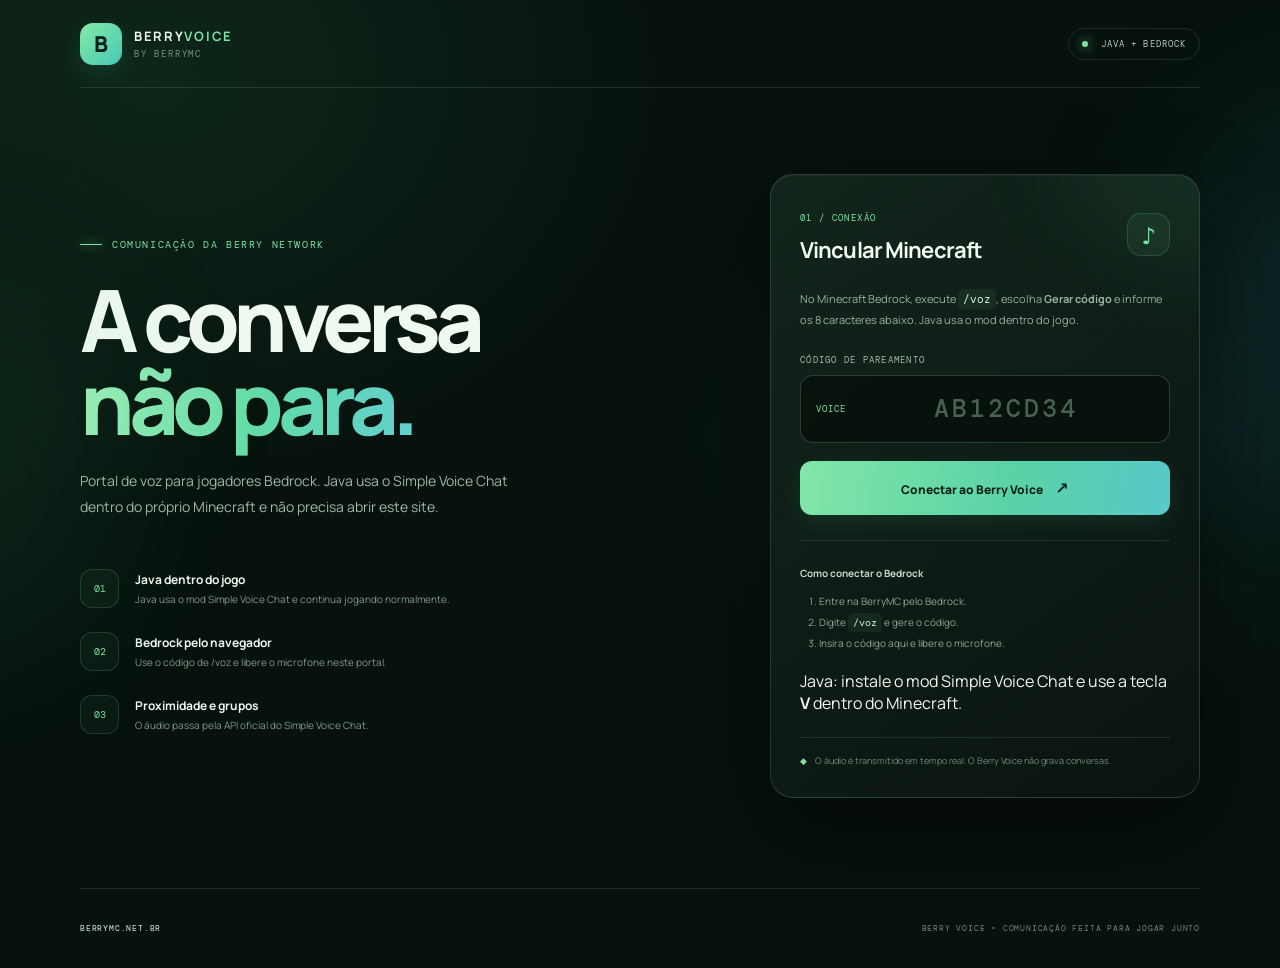
<file: index.html>
<!doctype html>
<html lang="pt-BR">
<head>
  <meta charset="utf-8">
  <meta name="viewport" content="width=device-width,initial-scale=1">
  <meta name="theme-color" content="#07110d">
  <meta name="description" content="Berry Voice — voz própria da comunidade BerryMC.">
  <title>Berry Voice • BerryMC</title>
  <link rel="preconnect" href="https://fonts.googleapis.com">
  <link rel="preconnect" href="https://fonts.gstatic.com" crossorigin>
  <link href="https://fonts.googleapis.com/css2?family=DM+Mono:wght@400;500&family=Manrope:wght@400;500;600;700;800&display=swap" rel="stylesheet">
  <link rel="stylesheet" href="styles.css?v=2.1.2">
  <script src="config.js"></script>
  <script src="app.js" defer></script>
</head>
<body>
  <div class="glow glow-a"></div><div class="glow glow-b"></div>
  <header class="topbar">
    <a class="brand" href="/"><span class="brand-icon">B</span><span><strong>BERRY<span>VOICE</span></strong><small>BY BERRYMC</small></span></a>
    <div class="top-status"><i></i> JAVA + BEDROCK</div>
  </header>
  <main class="layout">
    <section class="intro">
      <div class="eyebrow"><span></span> COMUNICAÇÃO DA BERRY NETWORK</div>
      <h1>A conversa<br><em>não para.</em></h1>
      <p>Portal de voz para jogadores Bedrock. Java usa o Simple Voice Chat dentro do próprio Minecraft e não precisa abrir este site.</p>
      <div class="features">
        <div><b>01</b><span><strong>Java dentro do jogo</strong><small>Java usa o mod Simple Voice Chat e continua jogando normalmente.</small></span></div>
        <div><b>02</b><span><strong>Bedrock pelo navegador</strong><small>Use o código de /voz e libere o microfone neste portal.</small></span></div>
        <div><b>03</b><span><strong>Proximidade e grupos</strong><small>O áudio passa pela API oficial do Simple Voice Chat.</small></span></div>
      </div>
    </section>
    <section class="panel" aria-live="polite">
      <div class="panel-head"><div><span class="step">01 / CONEXÃO</span><h2 id="panel-title">Vincular Minecraft</h2></div><div class="mic-badge">♪</div></div>
      <div id="pair-view">
        <p class="hint">No Minecraft Bedrock, execute <code>/voz</code>, escolha <b>Gerar código</b> e informe os 8 caracteres abaixo. Java usa o mod dentro do jogo.</p>
        <form id="pair-form">
          <label for="pair-code">CÓDIGO DE PAREAMENTO</label>
          <div class="codebox"><span>VOICE</span><input id="pair-code" maxlength="12" minlength="8" autocomplete="one-time-code" autocapitalize="characters" spellcheck="false" placeholder="AB12CD34" required></div>
          <div class="error" id="pair-error"></div>
          <button class="primary" id="connect-btn" type="submit">Conectar ao Berry Voice <span>↗</span></button>
        </form>
        <div class="howto"><b>Como conectar o Bedrock</b><ol><li>Entre na BerryMC pelo Bedrock.</li><li>Digite <code>/voz</code> e gere o código.</li><li>Insira o código aqui e libere o microfone.</li></ol><p>Java: instale o mod Simple Voice Chat e use a tecla <b>V</b> dentro do Minecraft.</p></div>
      </div>
      <div id="voice-view" hidden>
        <div class="connected"><i></i><div><strong id="player-name">Conectado</strong><small>SESSÃO BERRY VOICE ATIVA</small></div></div>
        <div class="room-block"><label for="room-select">SALA DE VOZ</label><select id="room-select"><option value="global">Proximidade</option></select><small>No canal Proximidade, o áudio é enviado para jogadores próximos no mesmo mundo.</small></div>
        <div class="controls"><button class="control" id="mute-btn" type="button">Mutar microfone</button><button class="control" id="deafen-btn" type="button">Silenciar áudio</button></div>
        <button class="disconnect" id="disconnect-btn" type="button">Desconectar</button>
        <p class="voice-note" id="voice-status">Preparando microfone…</p>
      </div>
      <div class="privacy"><span>◆</span> O áudio é transmitido em tempo real. O Berry Voice não grava conversas.</div>
    </section>
  </main>
  <footer><a href="https://berrymc.net.br">BERRYMC.NET.BR</a><span>BERRY VOICE • COMUNICAÇÃO FEITA PARA JOGAR JUNTO</span></footer>
</body>
</html>
</file>
<file: styles.css>
:root{color-scheme:dark;--bg:#07110d;--panel:#101d17;--line:rgba(190,230,203,.13);--text:#eff8f1;--muted:#9bb0a1;--green:#7be4a5;--mint:#55d4ac;--blue:#5accc9;--mono:'DM Mono',monospace;--sans:'Manrope',system-ui,sans-serif}*{box-sizing:border-box}body{margin:0;min-height:100vh;background:radial-gradient(ellipse at 12% 8%,rgba(45,151,91,.16),transparent 34%),radial-gradient(ellipse at 92% 45%,rgba(41,143,150,.11),transparent 35%),var(--bg);color:var(--text);font-family:var(--sans);overflow-x:hidden}body:before{content:"";position:fixed;inset:0;pointer-events:none;opacity:.15;background-image:linear-gradient(rgba(255,255,255,.025) 1px,transparent 1px),linear-gradient(90deg,rgba(255,255,255,.025) 1px,transparent 1px);background-size:58px 58px;mask-image:linear-gradient(#000,transparent 88%)}.glow{position:fixed;width:340px;height:340px;border-radius:50%;filter:blur(100px);opacity:.12;pointer-events:none}.glow-a{background:#32cc78;left:-230px;top:300px}.glow-b{background:#20a8ba;right:-240px;top:100px}.topbar,main,footer{width:min(1120px,calc(100% - 56px));margin:auto}.topbar{height:88px;display:flex;align-items:center;justify-content:space-between;border-bottom:1px solid var(--line)}.brand{display:flex;align-items:center;gap:12px;color:inherit;text-decoration:none}.brand-icon{width:42px;height:42px;border-radius:13px;background:linear-gradient(135deg,#85e9a5,#45c9b6);display:grid;place-items:center;color:#082017;font-weight:900;font-size:22px;box-shadow:0 8px 25px #46d59b22}.brand strong{display:block;font-size:13px;letter-spacing:.13em}.brand strong span{color:var(--green)}.brand small{display:block;color:#769080;font:9px var(--mono);letter-spacing:.2em;margin-top:3px}.top-status{border:1px solid var(--line);border-radius:30px;padding:9px 13px;color:#b7cabe;font:9px var(--mono);letter-spacing:.12em}.top-status i,.connected i{display:inline-block;width:6px;height:6px;border-radius:50%;background:var(--green);box-shadow:0 0 12px var(--green);margin-right:7px}.layout{display:grid;grid-template-columns:1fr 430px;gap:clamp(50px,8vw,120px);align-items:center;padding:86px 0 90px;min-height:660px}.intro{max-width:580px}.eyebrow{font:10px var(--mono);letter-spacing:.16em;color:var(--green);display:flex;align-items:center;gap:10px}.eyebrow span{width:22px;height:1px;background:var(--green);box-shadow:0 0 10px var(--green)}h1{font-size:clamp(58px,7vw,86px);line-height:.97;letter-spacing:-.075em;margin:27px 0 23px;font-weight:800}h1 em{font-style:normal;color:transparent;background:linear-gradient(100deg,#a2efb8,#62dba8 55%,#62cfd0);background-clip:text}.intro>p{max-width:455px;color:#a2b6a8;font-size:14px;line-height:1.9}.features{display:grid;gap:24px;margin-top:48px}.features>div{display:flex;align-items:center;gap:16px}.features b{font:10px var(--mono);color:var(--green);border:1px solid #7be4a52c;width:39px;height:39px;border-radius:12px;display:grid;place-items:center;background:#7be4a50b}.features span{display:grid;gap:4px}.features strong{font-size:12px}.features small{font-size:10px;color:#83998b}.panel{background:linear-gradient(145deg,rgba(20,38,29,.97),rgba(10,20,15,.98));border:1px solid rgba(186,226,198,.17);border-radius:23px;padding:29px;box-shadow:0 30px 90px #0006,inset 0 1px #ffffff08;position:relative;overflow:hidden}.panel:before{content:"";position:absolute;right:-130px;top:-150px;width:260px;height:260px;border-radius:50%;background:#4bd38f13;filter:blur(45px);pointer-events:none}.panel-head{display:flex;align-items:center;justify-content:space-between;margin-bottom:24px}.step{font:9px var(--mono);letter-spacing:.15em;color:var(--green)}h2{font-size:22px;letter-spacing:-.04em;margin:9px 0 0}.mic-badge{width:43px;height:43px;border:1px solid #7be4a52c;background:#7be4a510;color:var(--green);border-radius:14px;display:grid;place-items:center;font-size:23px}.hint{color:#9bb0a2;font-size:11px;line-height:1.8;margin:0 0 24px}.hint code,.howto code{color:#c9f5d6;background:#7be4a512;padding:3px 5px;border-radius:5px;font-family:var(--mono)}label{display:block;font:9px var(--mono);letter-spacing:.14em;color:#a5b9aa;margin-bottom:9px}.codebox{height:68px;border:1px solid #6d9c7c55;border-radius:13px;background:#050d09a8;display:flex;align-items:center;padding:0 15px;gap:12px}.codebox:focus-within{border-color:var(--green);box-shadow:0 0 0 3px #7be4a51a}.codebox>span{font:9px var(--mono);letter-spacing:.1em;color:var(--green)}.codebox input{width:100%;min-width:0;border:0;outline:0;background:transparent;text-align:center;color:#f4fff7;font:500 25px var(--mono);letter-spacing:.12em;text-transform:uppercase}.codebox input::placeholder{color:#476153}.error{min-height:18px;color:#f2a1a1;font-size:10px;padding:6px 2px 0}.primary{width:100%;height:54px;border:0;border-radius:12px;background:linear-gradient(100deg,#82e6a7,#59d2a7 58%,#58c9c9);color:#082117;font:800 12px var(--sans);cursor:pointer;box-shadow:0 8px 24px #49c98f20}.primary:disabled{opacity:.65;cursor:wait}.primary span{margin-left:10px;font-size:16px}.howto{margin-top:25px;padding-top:19px;border-top:1px solid var(--line)}.howto>b{font-size:10px;color:#c5d6ca}.howto ol{padding-left:19px;color:#91a697;font-size:10px;line-height:2.1;margin:9px 0 0}.privacy{border-top:1px solid var(--line);padding-top:16px;margin-top:23px;color:#71897a;font-size:9px;line-height:1.6}.privacy span{color:var(--green);margin-right:6px}.connected{display:flex;align-items:center;gap:12px;background:#68d9930c;border:1px solid #68d99330;padding:14px;border-radius:12px;margin:5px 0 22px}.connected strong{display:block;font-size:12px}.connected small{font:8px var(--mono);letter-spacing:.12em;color:#8ca596;display:block;margin-top:4px}.room-block{margin-bottom:18px}.room-block select{width:100%;height:46px;padding:0 12px;border:1px solid #6d9c7c55;border-radius:10px;background:#07110d;color:#eaf7ee;font:11px var(--sans)}.room-block small{display:block;margin-top:8px;color:#7e9687;font-size:9px;line-height:1.5}.controls{display:grid;grid-template-columns:1fr 1fr;gap:10px}.control,.disconnect{height:46px;border-radius:10px;border:1px solid #7be4a52a;background:#7be4a50c;color:#bfe9cc;font:700 10px var(--sans);cursor:pointer}.control.active{background:#a56c6c16;border-color:#d989893d;color:#efabab}.disconnect{width:100%;margin-top:10px;background:transparent;border-color:#cf88882b;color:#d9a0a0}.voice-note{font-size:10px;color:#8da596;min-height:15px;margin:14px 0 0}footer{height:80px;border-top:1px solid var(--line);display:flex;justify-content:space-between;align-items:center;color:#72877a;font:8px var(--mono);letter-spacing:.1em}footer a{color:#b9d1c0;text-decoration:none;font-weight:500} [hidden]{display:none!important}@media(max-width:900px){.layout{grid-template-columns:1fr 400px;gap:35px}.panel{padding:24px}}@media(max-width:740px){.topbar,main,footer{width:calc(100% - 34px)}.layout{display:flex;flex-direction:column;align-items:stretch;padding:54px 0;gap:37px}.intro{max-width:none}h1{font-size:66px;margin:22px 0}.features{margin-top:30px;gap:16px}.panel{width:100%;padding:23px}.top-status{font-size:8px}footer{height:auto;min-height:75px;gap:14px;flex-wrap:wrap;padding:18px 0}footer span{max-width:60%;text-align:right}}@media(max-width:390px){.panel{padding:20px 16px}.codebox input{font-size:21px;letter-spacing:.08em}.top-status{padding:8px}.brand strong{font-size:11px}}
</file>
